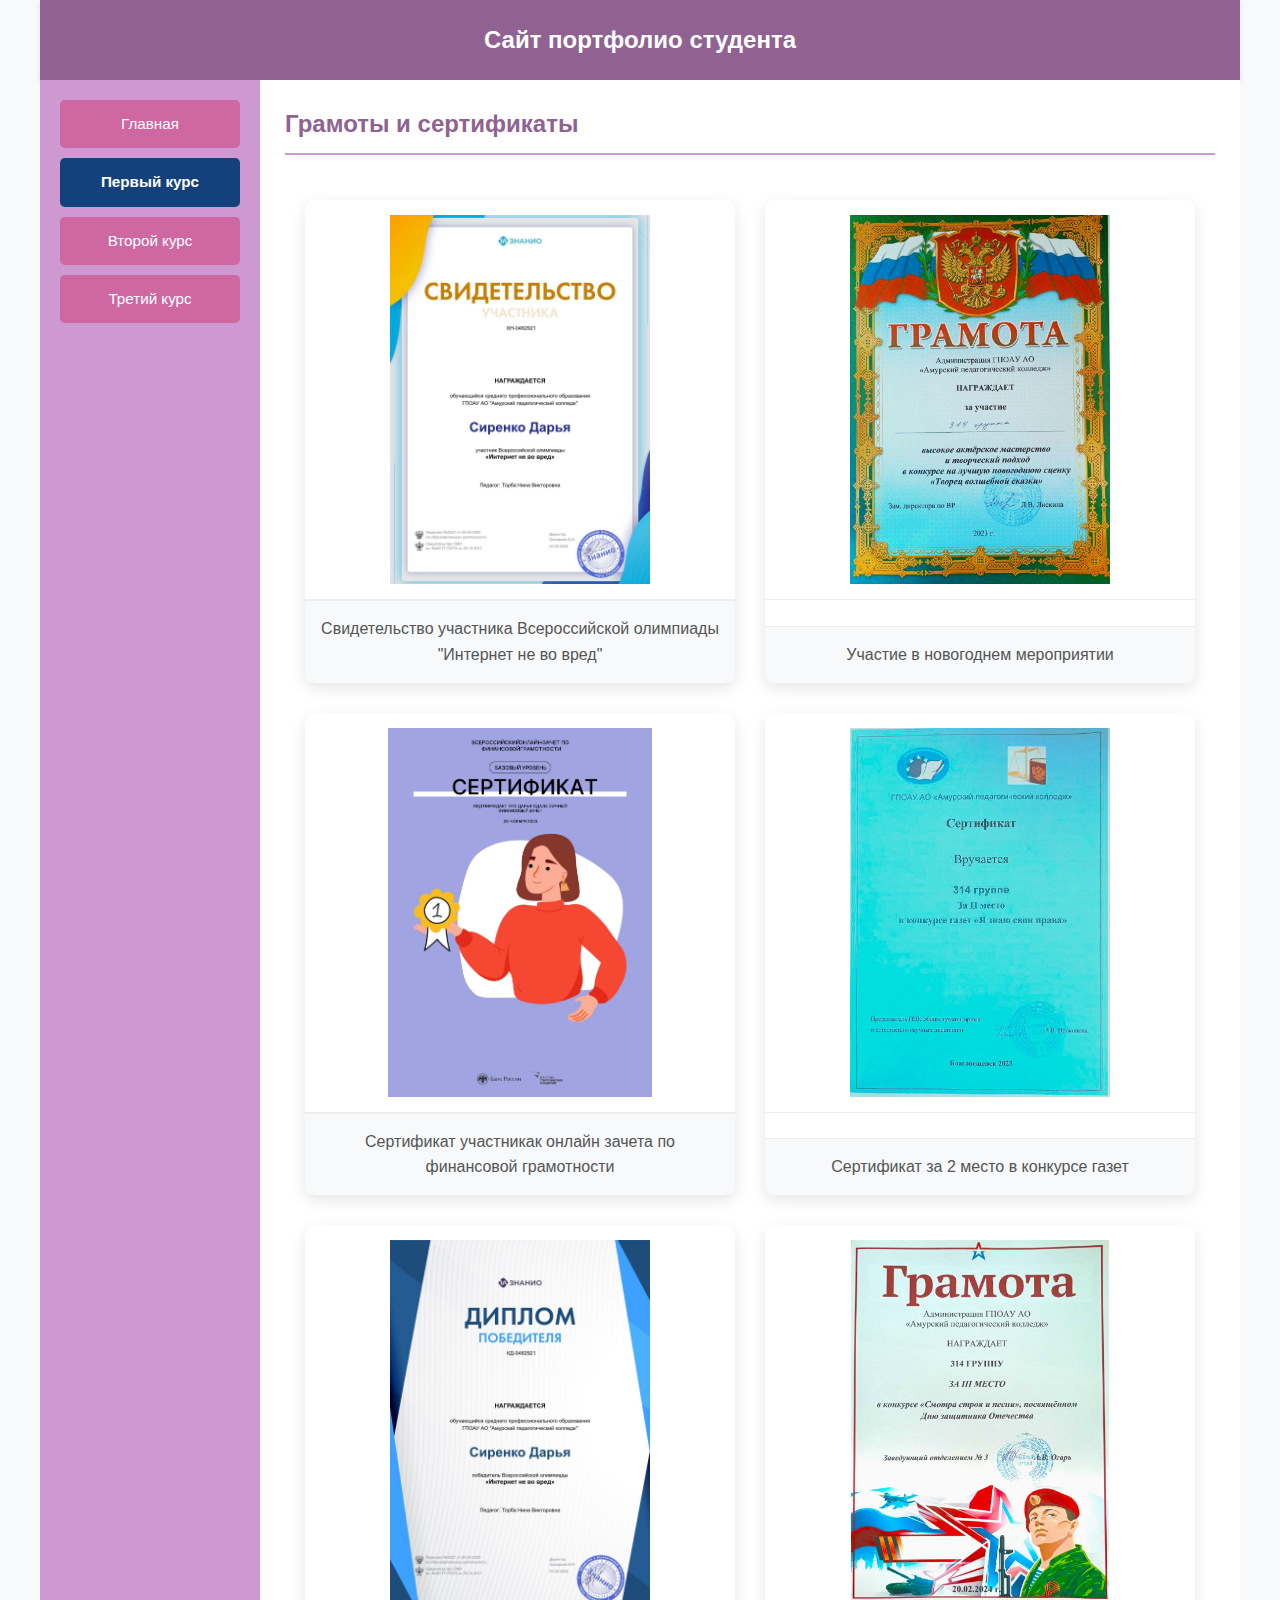
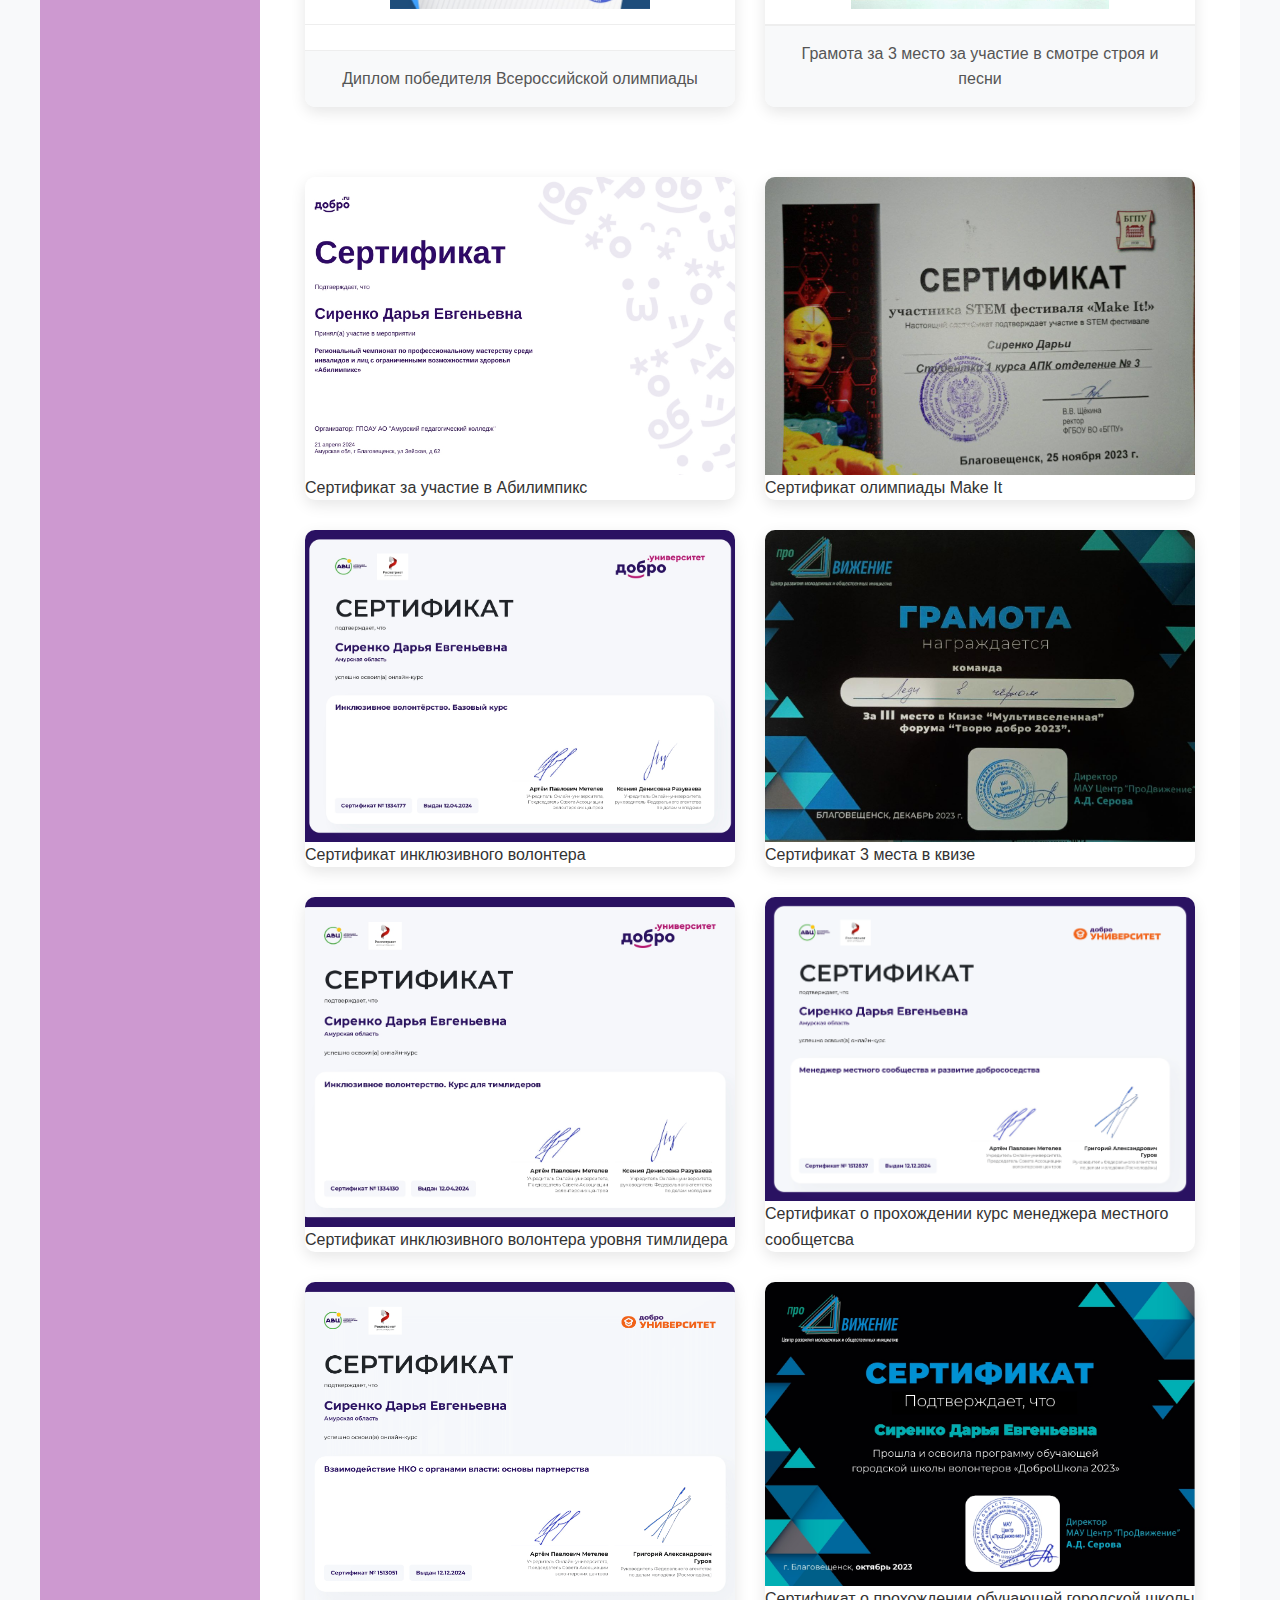
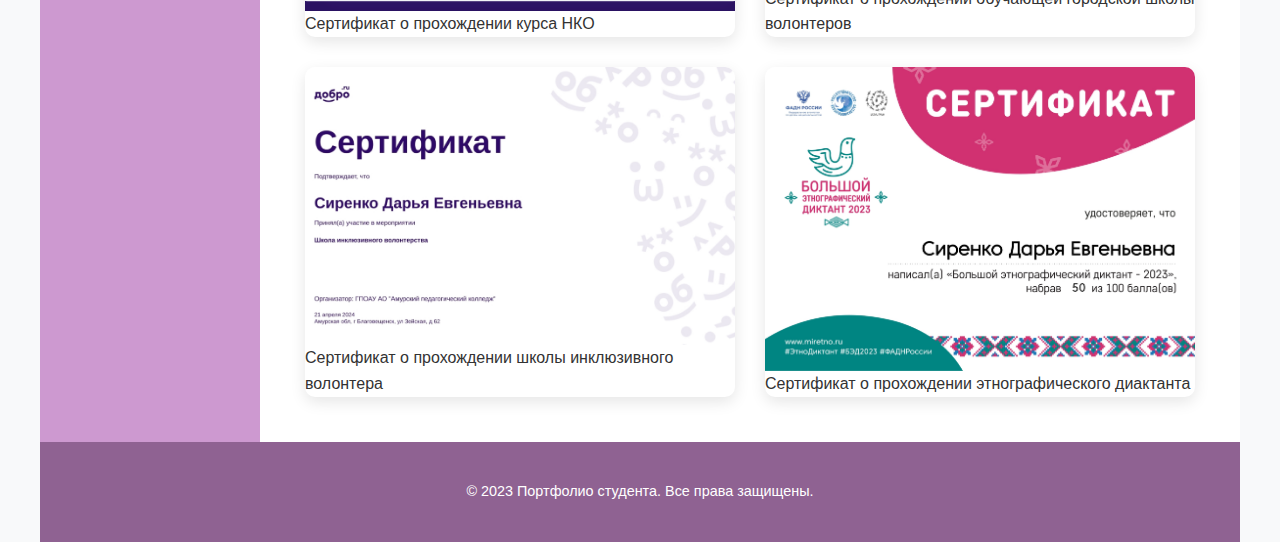
<file: 1Курс.html>
<!DOCTYPE html>
<html lang="ru">
<head>
    <meta charset="UTF-8">
    <meta name="viewport" content="width=device-width, initial-scale=1.0">
    <title>Портфолио студента - Первый курс</title>
    <link rel="stylesheet" href="./Style.css">
    <style>
        .certificates-grid {
            display: grid;
            grid-template-columns: repeat(auto-fill, minmax(300px, 1fr));
            gap: 30px;
            padding: 20px;
        }
        
        .certificate-item {
            background: white;
            border-radius: 10px;
            overflow: hidden;
            box-shadow: 0 5px 15px rgba(0,0,0,0.1);
            transition: transform 0.3s ease;
            display: flex;
            flex-direction: column;
            height: 100%;
        }
        
        .certificate-item:hover {
            transform: translateY(-5px);
            box-shadow: 0 8px 20px rgba(0,0,0,0.15);
        }
        
        .certificate-item img {
            width: 100%;
            height: 400px;
            object-fit: contain;
            border-bottom: 1px solid #eee;
            padding: 15px;
            background: white;
        }
        
        .certificate-item p {
            padding: 15px;
            text-align: center;
            color: #555;
            font-size: 1rem;
            margin-top: auto;
            background: #f8f9fa;
            border-top: 1px solid #eee;
        }
        
        /* Модальное окно */
        .modal {
            display: none;
            position: fixed;
            z-index: 1000;
            left: 0;
            top: 0;
            width: 100%;
            height: 100%;
            background-color: rgba(0,0,0,0.9);
            overflow: auto;
        }
        
        .modal-content {
            margin: auto;
            display: block;
            max-width: 90%;
            max-height: 90%;
            margin-top: 2%;
        }
        
        .modal-caption {
            margin: 15px auto;
            text-align: center;
            color: white;
            font-size: 1.2rem;
            max-width: 80%;
        }
        
        .close {
            position: absolute;
            top: 20px;
            right: 30px;
            color: white;
            font-size: 40px;
            font-weight: bold;
            cursor: pointer;
        }
        
        .close:hover {
            color: #cd99d0;
        }
        .horizontal-container{
            width: 100%;
            min-height: 100px;
            background-color: green;
        }
        .horizontal-grid{
            display: grid;
            grid-template-columns: repeat(auto-fill, minmax(300px, 1fr));
            gap: 30px;
            padding: 20px;
        }
        .horizontal-item{
            background: white;
            border-radius: 10px;
            overflow: hidden;
            box-shadow: 0 5px 15px rgba(0,0,0,0.1);
            transition: transform 0.3s ease;
            display: flex;
            flex-direction: column;
            height: 100%;
        }
    </style>
</head>
<body>
    <div id="container">
        <header class="header">
            <h2 class="site-title">Сайт портфолио студента</h2>
        </header>
        
        <aside class="sidebar">
            <nav class="navigation">
                <a class="nav-link" href="index.html">Главная</a>
                <a class="nav-link active" href="1Курс.html">Первый курс</a>
                <a class="nav-link" href="2Курс.html">Второй курс</a>
                <a class="nav-link" href="3Курс.html">Третий курс</a>
    
            </nav>
        </aside>
        
        <main class="content">
            <h2 class="content-title">Грамоты и сертификаты</h2>
            <div class="certificates-grid">
                <div class="certificate-item" onclick="openModal('./1 курс/Свидетельство 1курс.jpg', 'Свидетельство участника Всероссийской олимпиады Интернет не во вред')">
                    <img src="./1 курс/Свидетельство 1курс.jpg" alt="Свидетельство участника Всероссийской олимпиады">
                    <p>Свидетельство участника Всероссийской олимпиады "Интернет не во вред"</p>
                </div>
                <div class="certificate-item" onclick="openModal('./1 курс/Сценка нг 1курс.jpg', 'Новогодняя сценка')">
                    <img src="./1 курс/Сценка нг 1курс.jpg" alt="Сценка на Новый год">
                    <p>Участие в новогоднем мероприятии</p>
                </div>
                <div class="certificate-item" onclick="openModal('./1 курс/ФинЗАчет 1 курс.jpg', 'Сертификат участникак онлайн зачета по финансовой грамотности')">
                    <img src="./1 курс/ФинЗАчет 1 курс.jpg" alt="Сертификат участникак онлайн зачета по финансовой грамотности">
                    <p>Сертификат участникак онлайн зачета по финансовой грамотности</p>
                </div>
                <div class="certificate-item" onclick="openModal('/1 курс/Газета1 курс.jpg', 'Сертификат за 2 место в конкурсе газет')">
                    <img src="./1 курс/Газета1 курс.jpg" alt="Сертификат за 2 место в конкурсе газет">
                    <p>Сертификат за 2 место в конкурсе газет</p>
                </div>
                <div class="certificate-item" onclick="openModal('./1 курс/Диплом 1 курс.jpg', 'Диплом победителя Всероссийской олимпиады')">
                    <img src="./1 курс/Диплом 1 курс.jpg" alt="Диплом победителя Всероссийской олимпиады">
                    <p>Диплом победителя Всероссийской олимпиады</p>
                </div>
                <div class="certificate-item" onclick="openModal('./1 курс/Смотр строя 1курс.jpg', 'Смотр строя и песни')">
                    <img src="./1 курс/Смотр строя 1курс.jpg" alt="Смотр строя">
                    <p>Грамота за 3 место за участие в смотре строя и песни</p>
                </div>
            </div>
                      <div class="horizontal-grid">
                        <div class="horizontal-item" onclick="openModal('./1 курс/Абилимпикс 1курс.jpg', 'Сертификат за участие в Абилимпикс')">
                            <img src="./1 курс/Абилимпикс 1курс.jpg" alt="Тест по истории Великой Отечественной войны">
                            <p>Сертификат за участие в Абилимпикс</p>
                        </div>
                        <div class="horizontal-item" onclick="openModal('./1 курс/БГПУ 1 курс.jpg', 'Сертификат олимпиады Make It')">
                            <img src="./1 курс/БГПУ 1 курс.jpg" alt="Сертификат олимпиады по программированию на языке Java">
                            <p>Сертификат олимпиады Make It</p>
                        </div>
                        <div class="horizontal-item" onclick="openModal('./1 курс/Волонтерство баз.курс 1курс(1)_page-0001.jpg', 'Сертификат инклюзивного волонтера')">
                            <img src="./1 курс/Волонтерство баз.курс 1курс(1)_page-0001.jpg" alt="Сертификат олимпиады по информационной безопасности">
                            <p>Сертификат инклюзивного волонтера</p>
                        </div>
                        <div class="horizontal-item" onclick="openModal('./1 курс/грамота 1курс.jpg', 'Сертификат 3 места в квизе')">
                            <img src="./1 курс/грамота 1курс.jpg" alt="Сертификат олимпиады по графическому дизайну">
                            <p>Сертификат 3 места в квизе</p>
                        </div>
                        <div class="horizontal-item" onclick="openModal('./1 курс/Инклюзивное Тимлид 1курс.jpg', 'Сертификат инклюзивного волонтера уровня тимлидера')">
                            <img src="./1 курс/Инклюзивное Тимлид 1курс.jpg" alt="Сертификат о Всероссийском тестировании базового уровня">
                            <p>Сертификат инклюзивного волонтера уровня тимлидера</p>
                        </div>
                        <div class="horizontal-item" onclick="openModal('./1 курс/менеджер-1.png', 'Сертификат о прохождении курс менеджера местного сообщетсва')">
                            <img src="./1 курс/менеджер-1.png" alt="Сертификат о Всероссийском тестировании продвинутого уровня">
                            <p>Сертификат о прохождении курс менеджера местного сообщетсва</p>
                        </div>
                        <div class="horizontal-item" onclick="openModal('./1 курс/НКО-1.png', 'Сертификат о прохождении курса НКО')">
                        <img src="./1 курс/НКО-1.png" alt="Сертификат о Всероссийском тестировании продвинутого уровня">
                            <p>Сертификат о прохождении курса НКО</p>
                        </div>
                               <div class="horizontal-item" onclick="openModal('./1 курс/Сертификаты начинающие 1курс.jpg', 'Сертификат о прохождении оюучающей городской школы волонтеров')">
                        <img src="./1 курс/Сертификаты начинающие 1курс.jpg" alt="Сертификат о Всероссийском тестировании продвинутого уровня">
                            <p>Сертификат о прохождении обучающей городской школы волонтеров</p>
                        </div>
                        <div class="horizontal-item" onclick="openModal('./1 курс/Школа инклюзивного 1кукрс.jpg', 'Сертификат о прохождении школы инклюзивного волонтера')">
                        <img src="./1 курс/Школа инклюзивного 1кукрс.jpg" alt="Сертификат о Всероссийском тестировании продвинутого уровня">
                            <p>Сертификат о прохождении школы инклюзивного волонтера</p>
                        </div>
                         <div class="horizontal-item" onclick="openModal('./1 курс/Этнографический 1 курс.jpg', 'Сертификат о прохождении этнографического диактанта')">
                        <img src="./1 курс/Этнографический 1 курс.jpg" alt="Сертификат о Всероссийском тестировании продвинутого уровня">
                            <p>Сертификат о прохождении этнографического диактанта</p>
                        </div>
                    </div>
            <!-- Модальное окно -->
            <div id="myModal" class="modal">
                <span class="close" onclick="closeModal()">&times;</span>
                <img class="modal-content" id="modalImage">
                <div class="modal-caption" id="caption"></div>
            </div>
        </main>
        
        <footer class="footer">
            <p>&copy; 2023 Портфолио студента. Все права защищены.</p>
        </footer>
    </div>

    <script>
        // Функция открытия модального окна
        function openModal(src, caption) {
            const modal = document.getElementById('myModal');
            const modalImg = document.getElementById('modalImage');
            const captionText = document.getElementById('caption');
            
            modal.style.display = "block";
            modalImg.src = src;
            captionText.innerHTML = caption;
            document.body.style.overflow = "hidden";
        }
        
        // Функция закрытия модального окна
        function closeModal() {
            document.getElementById('myModal').style.display = "none";
            document.body.style.overflow = "auto";
        }
        
        // Закрытие по клику вне изображения
        window.onclick = function(event) {
            const modal = document.getElementById('myModal');
            if (event.target == modal) {
                closeModal();
            }
        }
        
        // Закрытие по клавише ESC
        document.addEventListener('keydown', function(event) {
            if (event.key === 'Escape') {
                closeModal();
            }
        });
    </script>
</body>
</html>
</file>
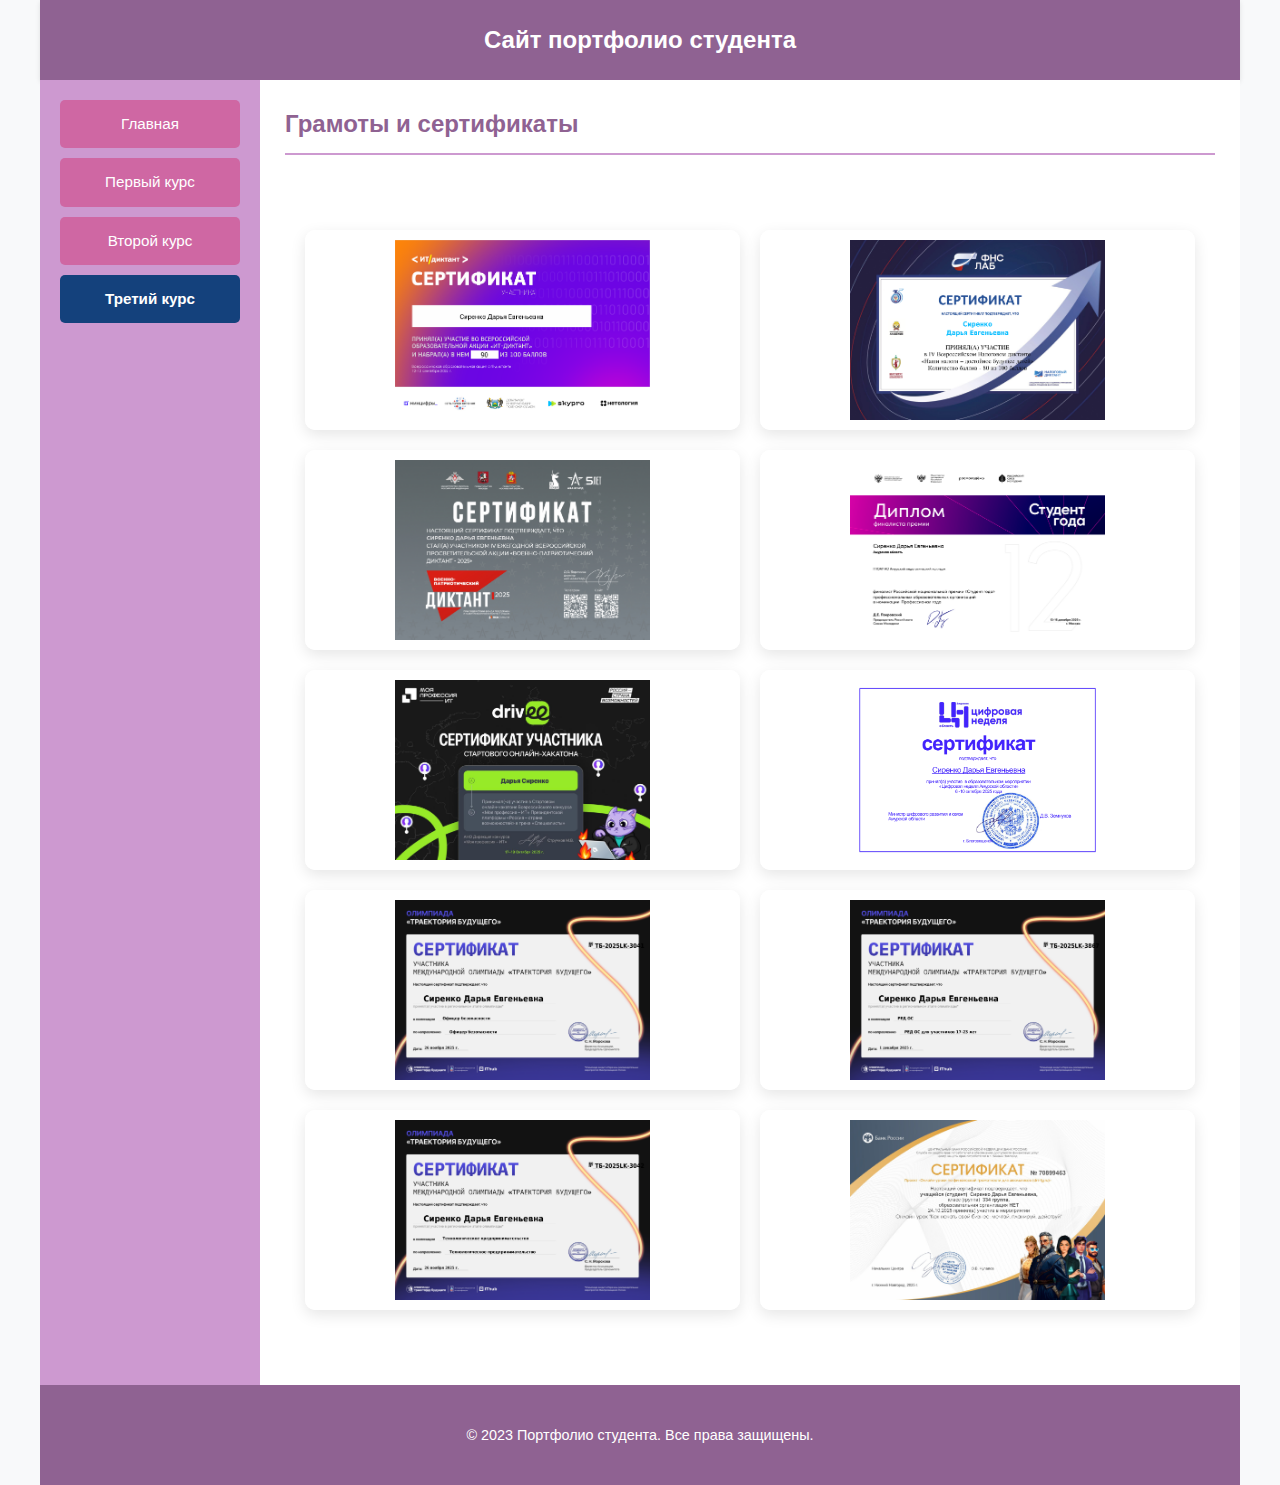
<file: 3Курс.html>
<!DOCTYPE html>
<html lang="ru">
<head>
    <meta charset="UTF-8">
    <meta name="viewport" content="width=device-width, initial-scale=1.0">
    <title>Портфолио студента - Второй курс</title>
    <link rel="stylesheet" href="./Style.css">
    <style>
        .certificates-grid {
            display: grid;
            grid-template-columns: repeat(auto-fill, minmax(300px, 1fr));
            gap: 30px;
            padding: 20px;
        }
        
        .certificate-item {
            background: white;
            border-radius: 10px;
            overflow: hidden;
            box-shadow: 0 5px 15px rgba(0,0,0,0.1);
            transition: transform 0.3s ease;
            display: flex;
            flex-direction: column;
            height: 100%;
        }
        
        .certificate-item:hover {
            transform: translateY(-5px);
            box-shadow: 0 8px 20px rgba(0,0,0,0.15);
        }
        
        .certificate-item img {
            width: 100%;
            height: 400px;
            object-fit: contain;
            border-bottom: 1px solid #eee;
            padding: 15px;
            background: white;
        }
        
        .certificate-item p {
            padding: 15px;
            text-align: center;
            color: #555;
            font-size: 1rem;
            margin-top: auto;
            background: #f8f9fa;
            border-top: 1px solid #eee;
        }
        
        /* Горизонтальные грамоты */
        .horizontal-container {
            grid-column: 1 / -1;
            margin-top: 30px;
        }
        
        .horizontal-grid {
            display: grid;
            grid-template-columns: repeat(auto-fill, minmax(300px, 1fr));
            gap: 20px;
        }
        
        .horizontal-item {
            background: white;
            border-radius: 10px;
            overflow: hidden;
            box-shadow: 0 5px 15px rgba(0,0,0,0.1);
            transition: transform 0.3s ease;
            display: flex;
            flex-direction: column;
        }
        
        .horizontal-item:hover {
            transform: translateY(-5px);
            box-shadow: 0 8px 20px rgba(0,0,0,0.15);
        }
        
        .horizontal-item img {
            width: 100%;
            height: 200px;
            object-fit: contain;
            padding: 10px;
            background: white;
        }
        
        .horizontal-item p {
            padding: 10px;
            text-align: center;
            color: #555;
            font-size: 0.9rem;
            margin-top: auto;
            background: #f8f9fa;
            border-top: 1px solid #eee;
        }
        
        /* Модальное окно */
        .modal {
            display: none;
            position: fixed;
            z-index: 1000;
            left: 0;
            top: 0;
            width: 100%;
            height: 100%;
            background-color: rgba(0,0,0,0.9);
            overflow: auto;
        }
        
        .modal-content {
            margin: auto;
            display: block;
            max-width: 90%;
            max-height: 90%;
            margin-top: 2%;
        }
        
        .modal-caption {
            margin: 15px auto;
            text-align: center;
            color: white;
            font-size: 1.2rem;
            max-width: 80%;
        }
        
        .close {
            position: absolute;
            top: 20px;
            right: 30px;
            color: white;
            font-size: 40px;
            font-weight: bold;
            cursor: pointer;
        }
        
        .close:hover {
            color: #cd99d0;
        }
    </style>
</head>
<body>
    <div id="container">
        <header class="header">
            <h2 class="site-title">Сайт портфолио студента</h2>
        </header>
        
        <aside class="sidebar">
            <nav class="navigation">
                <a class="nav-link" href="index.html">Главная</a>
                <a class="nav-link" href="1Курс.html">Первый курс</a>
                <a class="nav-link" href="2Курс.html">Второй курс</a>
                <a class="nav-link active" href="3Курс.html">Третий курс</a>

            </nav>
        </aside>
        
        <main class="content">
            <h2 class="content-title">Грамоты и сертификаты</h2>
            <div class="certificates-grid">
                <!-- Горизонтальные грамоты -->
                <div class="horizontal-container">
                    <div class="horizontal-grid">
                        <div class="horizontal-item" onclick="openModal('./IT-Диктант.png', 'Всероссийская образовательная акция IT-Диктант')">
                            <img src="/IT-Диктант.png" alt="Всероссийская образовательная акция IT-Диктант ">
                            <p>Всероссийская образовательная акция "IT-Диктант"</p>
                        </div>
                        <div class="horizontal-item" onclick="openModal('./Налоговый диктант.phg', 'IV Всероссийский налоговый диктант')">
                            <img src="/Налоговый диктант.png" alt="IV Всероссийский налоговый диктант">
                            <p>IV Всероссийский налоговый диктант</p>
                        </div>
                        <div class="horizontal-item" onclick="openModal('./Военно-патриотический диктант.png', 'IV Ежегодная Всероссийская просветительская акция Военно-патриотический диктант 2025')">
                            <img src="./Военно-патриотический диктант.png" alt="IV Ежегодная Всероссийская просветительская акция Военно-патриотический диктант 2025">
                            <p>IV Ежегодная Всероссийская просветительская акция "Военно-патриотический диктант 2025"</p>
                        </div>
                        <div class="horizontal-item" onclick="openModal('./Студент года Всероссийский этап.png', 'Диплом финалиста Российской национальной премии Студент года в номинации Профессионал года')">
                            <img src="./Студент года Всероссийский этап.png" alt="Диплом финалиста Российской национальной премии 'Студент года' в номинации 'Профессионал года'">
                            <p>Диплом финалиста Российской национальной премии 'Студент года' в номинации 'Профессионал года'</p>
                        </div>
                        <div class="horizontal-item" onclick="openModal('./Хакатон.png', 'Сертификат участника стартового онлайн-хакатона')">
                            <img src="./Хакатон.png" alt="Сертификат участника стартового-онлайн хакатона">
                            <p>Сертификат участника стартового онлайн-хакатона'</p>
                        </div>
                        <div class="horizontal-item" onclick="openModal('./Цифровая неделя.png', 'Образовательное мероприятие Цифровая неделя в Амурской области')">
                            <img src="./Цифровая неделя.png" alt="Образовательное мероприятие 'Цифровая неделя в Амурской области'">
                            <p>Образовательное мероприятие 'Цифровая неделя в Амурской области'</p>
                        </div>
                        <div class="horizontal-item" onclick="openModal('./Офицер безопасности.png', 'Сертификат участника международной олимпиады ТРАЕКТОРИЯ БУДУЩЕГО')">
                        <img src="./Офицер безопасности.png" alt="Сертификат участника международной олимпиады ТРАЕКТОРИЯ БУДУЩЕГО">
                            <p>Сертификат участника международной олимпиады ТРАЕКТОРИЯ БУДУЩЕГО</p>
                        </div>
                        <div class="horizontal-item" onclick="openModal('./РЕД ОС.png', 'Сертификат участника международной олимпиады ТРАЕКТОРИЯ БУДУЩЕГО')">
                            <img src="./РЕД ОС.png" alt="Сертификат участника международной олимпиады ТРАЕКТОРИЯ БУДУЩЕГО">
                                <p>Сертификат участника международной олимпиады "ТРАЕКТОРИЯ БУДУЩЕГО"</p>
                        </div>
                        <div class="horizontal-item" onclick="openModal('./Технологическое предпринимательство.png', 'Сертификат участника международной олимпиады ТРАЕКТОРИЯ БУДУЩЕГО')">
                            <img src="./Технологическое предпринимательство.png" alt="Сертификат участника международной олимпиады ТРАЕКТОРИЯ БУДУЩЕГО">
                                <p>Сертификат участника международной олимпиады ТРАЕКТОРИЯ БУДУЩЕГО</p>
                        </div>
                        <div class="horizontal-item" onclick="openModal('./Финансовая грамотность.png', 'Сертификат участника проекта оналйн-уроки по финансовой грамотности')">
                            <img src="./Финансовая грамотность.png" alt="Сертификат участника проекта оналйн-уроки по финансовой грамотности">
                               <p>Сертификат участника проекта оналйн-уроки по финансовой грамотности</p>
                        </div>
                    </div>
                </div>
            </div>
            
            <!-- Модальное окно -->
            <div id="myModal" class="modal">
                <span class="close" onclick="closeModal()">&times;</span>
                <img class="modal-content" id="modalImage">
                <div class="modal-caption" id="caption"></div>
            </div>
        </main>
        
        <footer class="footer">
            <p>&copy; 2023 Портфолио студента. Все права защищены.</p>
        </footer>
    </div>

    <script>
        // Функция открытия модального окна
        function openModal(src, caption) {
            const modal = document.getElementById('myModal');
            const modalImg = document.getElementById('modalImage');
            const captionText = document.getElementById('caption');
            
            modal.style.display = "block";
            modalImg.src = src;
            captionText.innerHTML = caption;
            document.body.style.overflow = "hidden";
        }
        
        // Функция закрытия модального окна
        function closeModal() {
            document.getElementById('myModal').style.display = "none";
            document.body.style.overflow = "auto";
        }
        
        // Закрытие по клику вне изображения
        window.onclick = function(event) {
            const modal = document.getElementById('myModal');
            if (event.target == modal) {
                closeModal();
            }
        }
        
        // Закрытие по клавише ESC
        document.addEventListener('keydown', function(event) {
            if (event.key === 'Escape') {
                closeModal();
            }
        });
    </script>
</body>
</html>
</file>
<file: Style.css>
/* Общие стили */
* {
    margin: 0;
    padding: 0;
    box-sizing: border-box;
}

body {
    background: #f8f9fa;
    color: #333;
    font-family: 'Arial', sans-serif;
    line-height: 1.6;
    min-height: 100vh;
}

#container {
    display: grid;
    grid-template-areas:
        "header header"
        "sidebar content"
        "footer footer";
    grid-template-columns: 220px 1fr;
    grid-template-rows: 80px 1fr 100px;
    min-height: 100vh;
    max-width: 1200px;
    margin: 0 auto;
}

/* Шапка */
.header {
    grid-area: header;
    background: #8f6292;
    color: white;
    display: flex;
    align-items: center;
    justify-content: center;
    padding: 0 20px;
    box-shadow: 0 2px 5px rgba(0,0,0,0.1);
}

.site-title {
    font-size: 1.5rem;
    font-weight: 600;
}

/* Боковая панель */
.sidebar {
    grid-area: sidebar;
    background: #cd99d0;
    padding: 20px;
    overflow-y: auto;
}

.profile {
    margin-bottom: 20px;
    text-align: center;
}

.profile-photo {
    width: 150px;
    height: 150px;
    border-radius: 50%;
    object-fit: cover;
    margin: 0 auto 15px;
    border: 3px solid white;
    box-shadow: 0 3px 10px rgba(0,0,0,0.2);
}

.profile-name {
    font-size: 1.2rem;
    margin-bottom: 10px;
    color: #333;
}

.profile-info {
    font-size: 0.9rem;
    color: #555;
    margin-bottom: 5px;
}

.navigation {
    display: flex;
    flex-direction: column;
    gap: 10px;
}

.nav-link {
    padding: 12px 15px;
    background-color: rgba(207, 90, 151, 0.8);
    color: white;
    text-decoration: none;
    border-radius: 5px;
    transition: all 0.3s ease;
    text-align: center;
    font-size: 0.95rem;
}

.nav-link:hover {
    background-color: rgba(0, 55, 114, 0.9);
}

.nav-link.active {
    background-color: rgba(0, 55, 114, 0.9);
    font-weight: bold;
}

/* Основное содержимое */
.content {
    grid-area: content;
    background: white;
    padding: 25px;
    overflow-y: auto;
}

.content-title {
    color: #8f6292;
    margin-bottom: 25px;
    padding-bottom: 10px;
    border-bottom: 2px solid #cd99d0;
    font-size: 1.5rem;
}
.second{
    width: 100%;
    min-height: 300px;
    display: flex;
    justify-content: center;
    align-items: center;
    gap: 30px;
    flex-wrap: wrap;
    padding: 20px;
}
.certificates-grid {
    display: grid;
    grid-template-columns: repeat(auto-fill, minmax(250px, 1fr));
    gap: 20px;
    margin-bottom: 30px;
}

.certificate-item {
    background: white;
    border-radius: 8px;
    overflow: hidden;
    box-shadow: 0 3px 10px rgba(0,0,0,0.1);
    transition: transform 0.3s ease;
    height: 350px; /* Фиксированная высота для сертификатов */
    display: flex;
    flex-direction: column;
}

.certificate-item:hover {
    transform: translateY(-5px);
}

.certificate-item img {
    width: 100%;
    height: 250px; /* Фиксированная высота изображения */
    object-fit: cover;
    border-bottom: 1px solid #eee;
}

.certificate-item p {
    padding: 15px;
    text-align: center;
    color: #555;
    font-size: 0.9rem;
    margin-top: auto;
}

.horizontal-certificates {
    display: grid;
    grid-template-columns: repeat(auto-fill, minmax(300px, 1fr));
    gap: 20px;
}

.horizontal-item {
    height: 200px; /* Фиксированная высота для горизонтальных сертификатов */
    border-radius: 8px;
    overflow: hidden;
    box-shadow: 0 3px 10px rgba(0,0,0,0.1);
}

.horizontal-item img {
    width: 100%;
    height: 100%;
    object-fit: cover;
}

/* Подвал */
.footer {
    grid-area: footer;
    background: #8f6292;
    color: white;
    display: flex;
    align-items: center;
    justify-content: center;
    padding: 0 20px;
    font-size: 0.9rem;
    height: 100px; /* Фиксированная высота футера */
}

/* Адаптивность */
@media (max-width: 768px) {
    #container {
        grid-template-areas:
            "header"
            "sidebar"
            "content"
            "footer";
        grid-template-columns: 1fr;
        grid-template-rows: 70px auto 1fr 80px;
    }
    
    .sidebar {
        padding: 15px;
    }
    
    .profile-photo {
        width: 120px;
        height: 120px;
    }
    
    .navigation {
        flex-direction: row;
        flex-wrap: wrap;
    }
    
    .nav-link {
        flex: 1 0 150px;
        font-size: 0.85rem;
        padding: 10px;
    }
    
    .content {
        padding: 15px;
    }
    
    .certificates-grid {
        grid-template-columns: repeat(auto-fill, minmax(200px, 1fr));
    }
    
    .certificate-item {
        height: 300px;
    }
    
    .certificate-item img {
        height: 200px;
    }
}

@media (max-width: 480px) {
    .certificates-grid {
        grid-template-columns: 1fr;
    }
    
    .horizontal-certificates {
        grid-template-columns: 1fr;
    }
    
    .footer {
        height: 80px;
        font-size: 0.8rem;
    }
}
</file>
